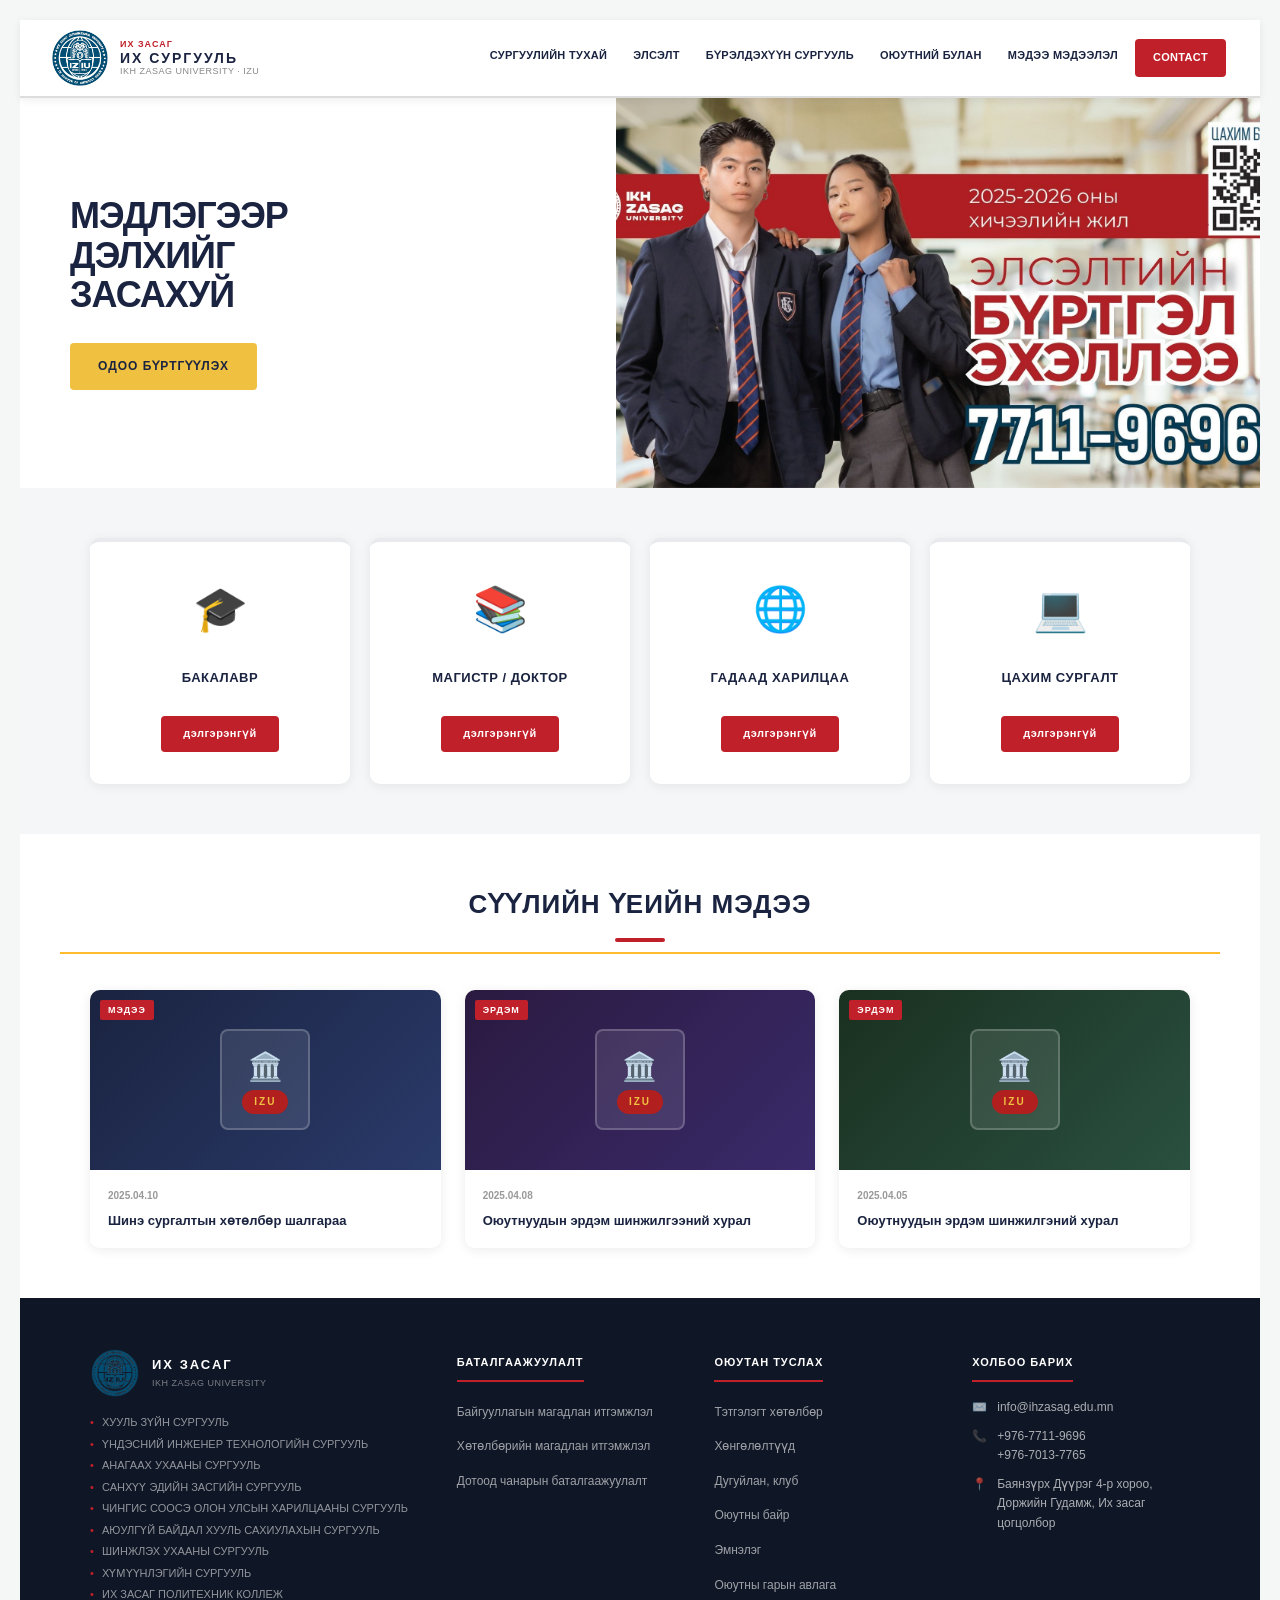
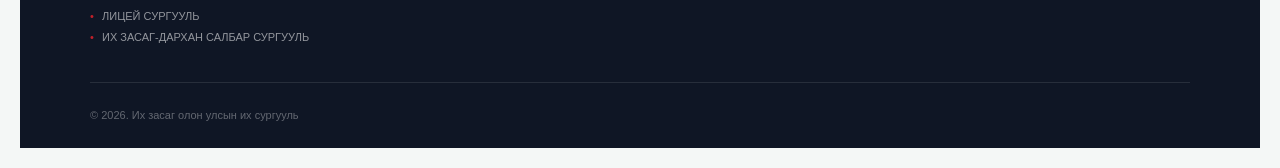
<file: index.html>
<!DOCTYPE html>
<html lang="mn">
<head>
<meta charset="UTF-8">
<meta name="viewport" content="width=device-width, initial-scale=1.0">
<title>ИХ ЗАСАГ ИХ СУРГУУЛЬ</title>
<link href="https://fonts.googleapis.com/css2?family=Montserrat:wght@400;600;700;800;900&display=swap" rel="stylesheet">
<link rel="stylesheet" href="style.css">
</head>
<body>

<!-- NAV -->
<nav>
  <a class="logo-area" href="index.html">
    <div class="logo-circle">
     <img src="IKH ZASAG.png" alt="ИХ ЗАСАГ ИХ СУРГУУЛЬ">
    </div>
    <div class="logo-text-block">
      <div class="l1">ИХ ЗАСАГ</div>
      <div class="l2">ИХ СУРГУУЛЬ</div>
      <div class="l3">IKH ZASAG UNIVERSITY · IZU</div>
    </div>
  </a>
  <ul class="nav-links">
    <li><a href="surguuliin tuhai.html">Сургуулийн тухай</a></li>
    <li><a href="elselt.html">Элсэлт</a></li>
    <li><a href="bureldehuun surguul.html">Бүрэлдэхүүн сургууль</a></li>
    <li><a href="oyutniin bulan.html">Оюутний булан</a></li>
    <li><a href="medee medeelel.html">Мэдээ мэдээлэл</a></li>
    <li><a href="contact.html" class="nav-contact">Contact</a></li>
  </ul>
</nav>

<!-- HERO -->
<div class="hero">
  <div class="hero-left">
    <h1 class="hero-title">
      <span>МЭДЛЭГЭЭР</span>
      <span>ДЭЛХИЙГ</span>
      <span>ЗАСАХУЙ</span>
    </h1>
    <a href="odoo burtguuleh.html" class="btn-enroll">ОДОО БҮРТГҮҮЛЭХ</a>
  </div>
  <div class="hero-right">
    <img src="[data-uri]" alt="Элсэлтийн бүртгэл 2025-2026"/>
  </div>
</div>

<!-- PROGRAMS -->
<section class="programs">
  <div class="prog-grid">
    <div class="prog-card">
      <span class="prog-icon">🎓</span>
      <div class="prog-name">Бакалавр</div>
      <a href="#" class="btn-more">дэлгэрэнгүй</a>
    </div>
    <div class="prog-card">
      <span class="prog-icon">📚</span>
      <div class="prog-name">Магистр / Доктор</div>
      <a href="#" class="btn-more">дэлгэрэнгүй</a>
    </div>
    <div class="prog-card">
      <span class="prog-icon">🌐</span>
      <div class="prog-name">Гадаад харилцаа</div>
      <a href="#" class="btn-more">дэлгэрэнгүй</a>
    </div>
    <div class="prog-card">
      <span class="prog-icon">💻</span>
      <div class="prog-name">Цахим сургалт</div>
      <a href="#" class="btn-more">дэлгэрэнгүй</a>
    </div>
  </div>
</section>

<!-- NEWS -->
<section class="news-section">
  <h2 class="sec-title">Сүүлийн үеийн мэдээ</h2>
  <div class="news-grid">
    <div class="news-card">
      <div class="news-img">
        <div class="news-img-inner">
          <div class="uni">🏛️</div>
          <div class="tag">IZU</div>
        </div>
        <span class="news-label">МЭДЭЭ</span>
      </div>
      <div class="news-body">
        <div class="news-date">2025.04.10</div>
        <div class="news-title">Шинэ сургалтын хөтөлбөр шалгараа</div>
      </div>
    </div>
    <div class="news-card">
      <div class="news-img" style="background:linear-gradient(135deg,#2a1a40,#3a2a6a)">
        <div class="news-img-inner">
          <div class="uni">🏛️</div>
          <div class="tag">IZU</div>
        </div>
        <span class="news-label">ЭРДЭМ</span>
      </div>
      <div class="news-body">
        <div class="news-date">2025.04.08</div>
        <div class="news-title">Оюутнуудын эрдэм шинжилгээний хурал</div>
      </div>
    </div>
    <div class="news-card">
      <div class="news-img" style="background:linear-gradient(135deg,#1a3020,#2a5040)">
        <div class="news-img-inner">
          <div class="uni">🏛️</div>
          <div class="tag">IZU</div>
        </div>
        <span class="news-label">ЭРДЭМ</span>
      </div>
      <div class="news-body">
        <div class="news-date">2025.04.05</div>
        <div class="news-title">Оюутнуудын эрдэм шинжилгэний хурал</div>
      </div>
    </div>
  </div>
</section>

<!-- FOOTER -->
<footer>
  <div class="footer-inner">
    <div class="footer-grid">
      <div>
        <div class="footer-logo">
          <div class="footer-logo-circle">
            <img src="IKH ZASAG.png" alt="">
          </div>
          <div class="footer-logo-text">
            <div class="m">ИХ ЗАСАГ</div>
            <div class="s">IKH ZASAG UNIVERSITY</div>
          </div>
        </div>
        <ul class="footer-dept">
          <li>ХУУЛЬ ЗҮЙН СУРГУУЛЬ</li>
          <li>ҮНДЭСНИЙ ИНЖЕНЕР ТЕХНОЛОГИЙН СУРГУУЛЬ</li>
          <li>АНАГААХ УХААНЫ СУРГУУЛЬ</li>
          <li>САНХҮҮ ЭДИЙН ЗАСГИЙН СУРГУУЛЬ</li>
          <li>ЧИНГИС СООСЭ ОЛОН УЛСЫН ХАРИЛЦААНЫ СУРГУУЛЬ</li>
          <li>АЮУЛГҮЙ БАЙДАЛ ХУУЛЬ САХИУЛАХЫН СУРГУУЛЬ</li>
          <li>ШИНЖЛЭХ УХААНЫ СУРГУУЛЬ</li>
          <li>ХҮМҮҮНЛЭГИЙН СУРГУУЛЬ</li>
          <li>ИХ ЗАСАГ ПОЛИТЕХНИК КОЛЛЕЖ</li>
          <li>ЛИЦЕЙ СУРГУУЛЬ</li>
          <li>ИХ ЗАСАГ-ДАРХАН САЛБАР СУРГУУЛЬ</li>
        </ul>
      </div>
      <div>
        <div class="fcol-title">Баталгаажуулалт</div>
        <ul class="flinks">
          <li><a href="#">Байгууллагын магадлан итгэмжлэл</a></li>
          <li><a href="#">Хөтөлбөрийн магадлан итгэмжлэл</a></li>
          <li><a href="#">Дотоод чанарын баталгаажуулалт</a></li>
        </ul>
      </div>
      <div>
        <div class="fcol-title">Оюутан туслах</div>
        <ul class="flinks">
          <li><a href="#">Тэтгэлэгт хөтөлбөр</a></li>
          <li><a href="#">Хөнгөлөлтүүд</a></li>
          <li><a href="#">Дугуйлан, клуб</a></li>
          <li><a href="#">Оюутны байр</a></li>
          <li><a href="#">Эмнэлэг</a></li>
          <li><a href="#">Оюутны гарын авлага</a></li>
        </ul>
      </div>
      <div>
        <div class="fcol-title">Холбоо барих</div>
        <div class="fcontact"><span class="ico">✉️</span><span>info@ihzasag.edu.mn</span></div>
        <div class="fcontact"><span class="ico">📞</span><span>+976-7711-9696<br>+976-7013-7765</span></div>
        <div class="fcontact"><span class="ico">📍</span><span>Баянзүрх Дүүрэг 4-р хороо,<br>Доржийн Гудамж, Их засаг цогцолбор</span></div>
      </div>
    </div>
    <div class="footer-bottom">
      <span>©  2026. Их засаг олон улсын их сургууль</span>
    </div>
  </div>
</footer>

</body>
</html>
</file>
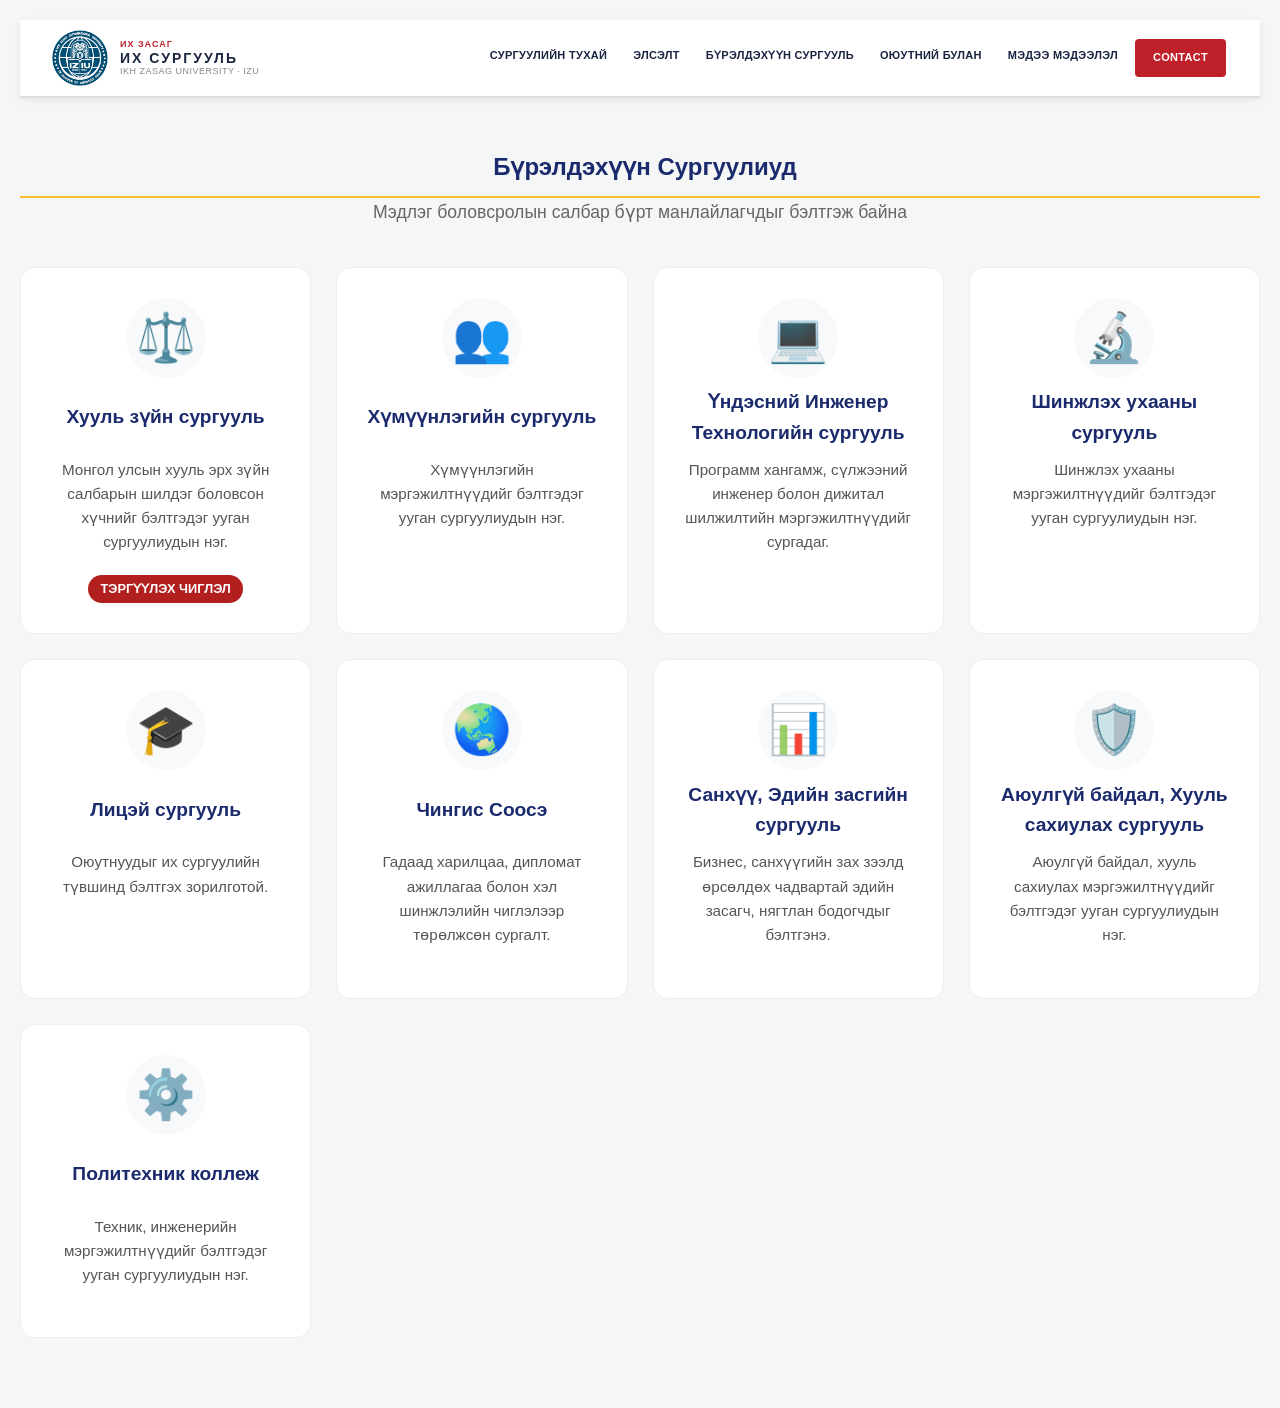
<file: bureldehuun surguul.html>
<!DOCTYPE html>
<html lang="en">
<head>
    <meta charset="UTF-8">
    <meta name="viewport" content="width=device-width, initial-scale=1.0">
    <title>Document</title>
    <link rel="stylesheet" href="style.css">
</head>
<body>
    <nav>
  <a class="logo-area" href="index.html">
    <div class="logo-circle">
     <img src="IKH ZASAG.png" alt="ИХ ЗАСАГ УНИВЕРСИТЕТ">
    </div>
    <div class="logo-text-block">
      <div class="l1">ИХ ЗАСАГ</div>
      <div class="l2">ИХ СУРГУУЛЬ</div>
      <div class="l3">IKH ZASAG UNIVERSITY · IZU</div>
    </div>
  </a>
  <ul class="nav-links">
    <li><a href="surguuliin tuhai.html">Сургуулийн тухай</a></li>
    <li><a href="elselt.html">Элсэлт</a></li>
    <li><a href="bureldehuun surguul.html">Бүрэлдэхүүн сургууль</a></li>
    <li><a href="oyutniin bulan.html">Оюутний булан</a></li>
    <li><a href="medee medeelel.html">Мэдээ мэдээлэл</a></li>
    <li><a href="contact.html" class="nav-contact">Contact</a></li>
  </ul>
</nav>
<section class="departments-section">
    <div class="section-title">
        <h2><span class="icon"></span> Бүрэлдэхүүн Сургуулиуд</h2>
        <p>Мэдлэг боловсролын салбар бүрт манлайлагчдыг бэлтгэж байна</p>
    </div>

    <div class="dept-grid">
        <div class="dept-card">
            <div class="dept-icon">⚖️</div>
            <h3>Хууль зүйн сургууль</h3>
            <p>Монгол улсын хууль эрх зүйн салбарын шилдэг боловсон хүчнийг бэлтгэдэг ууган сургуулиудын нэг.</p>
            <span class="tag">Тэргүүлэх чиглэл</span>
        </div>
        <div class="dept-card">
            <div class="dept-icon">👥</div>
            <h3>Хүмүүнлэгийн сургууль</h3>
            <p>Хүмүүнлэгийн мэргэжилтнүүдийг бэлтгэдэг ууган сургуулиудын нэг.</p>
        </div>
        <div class="dept-card">
            <div class="dept-icon">💻</div>
            <h3>Үндэсний Инженер Технологийн сургууль</h3>
            <p>Программ хангамж, сүлжээний инженер болон дижитал шилжилтийн мэргэжилтнүүдийг сургадаг.</p>
        </div>
        <div class="dept-card">
            <div class="dept-icon">🔬</div>
            <h3>Шинжлэх ухааны сургууль</h3>
            <p>Шинжлэх ухааны мэргэжилтнүүдийг бэлтгэдэг ууган сургуулиудын нэг.</p>
        </div>
        
         <div class="dept-card">
            <div class="dept-icon">🎓</div>
            <h3>Лицэй сургууль</h3>
            <p>Оюутнуудыг их сургуулийн түвшинд бэлтгэх зорилготой.</p>
        </div>
       
        <div class="dept-card">
            <div class="dept-icon">🌏</div>
            <h3>Чингис Соосэ</h3>
            <p>Гадаад харилцаа, дипломат ажиллагаа болон хэл шинжлэлийн чиглэлээр төрөлжсөн сургалт.</p>
        </div>
        <div class="dept-card">
            <div class="dept-icon">📊</div>
            <h3>Санхүү, Эдийн засгийн сургууль</h3>
            <p>Бизнес, санхүүгийн зах зээлд өрсөлдөх чадвартай эдийн засагч, нягтлан бодогчдыг бэлтгэнэ.</p>
        </div>
        <div class="dept-card">
            <div class="dept-icon">🛡️</div>
            <h3>Аюулгүй байдал, Хууль сахиулах сургууль</h3>
            <p>Аюулгүй байдал, хууль сахиулах мэргэжилтнүүдийг бэлтгэдэг ууган сургуулиудын нэг.</p>
        </div>
        
         <div class="dept-card">
            <div class="dept-icon">⚙️</div>
            <h3>Политехник коллеж</h3>
            <p>Техник, инженерийн мэргэжилтнүүдийг бэлтгэдэг ууган сургуулиудын нэг.</p>
        </div>
       
    </div>
</section>
</body>
</html>
</file>
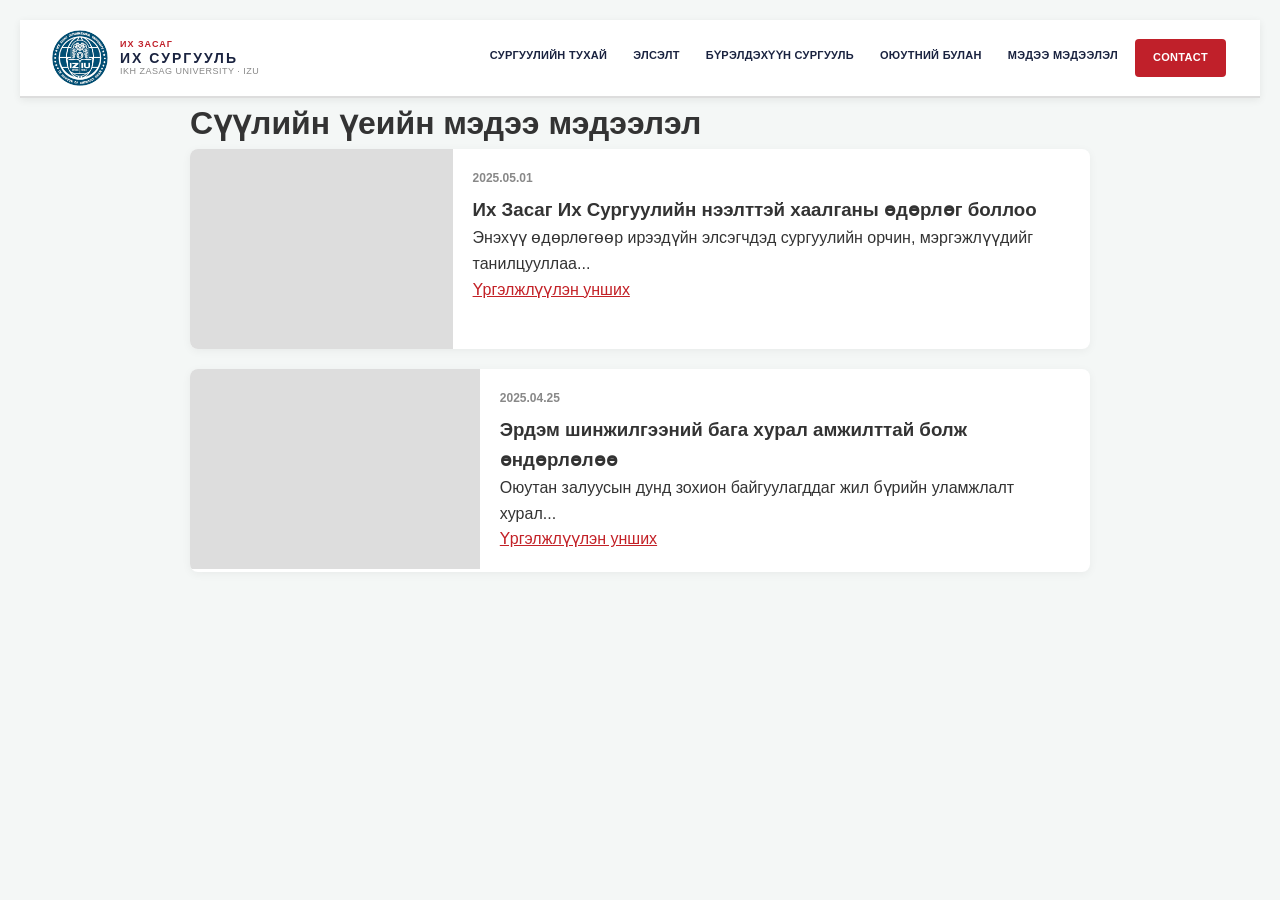
<file: medee medeelel.html>
<!DOCTYPE html>
<html lang="en">
<head>
    <meta charset="UTF-8">
    <meta name="viewport" content="width=device-width, initial-scale=1.0">
    <title>Document</title>
    <link rel="stylesheet" href="style.css">
    <style>
        .news-item {
            display: flex;
            background: #fff;
            margin-bottom: 20px;
            box-shadow: 0 2px 10px rgba(0,0,0,0.05);
            border-radius: 8px;
            overflow: hidden;
        }
        .news-img {
            width: 300px;
            background: #ddd;
            height: 200px;
        }
        .news-content {
            padding: 20px;
        }
        .news-date {
            color: #888;
            font-size: 12px;
        }
    </style>
</head>
<body>
    <nav>
  <a class="logo-area" href="index.html">
    <div class="logo-circle">
     <img src="IKH ZASAG.png" alt="ИХ ЗАСАГ УНИВЕРСИТЕТ">
    </div>
    <div class="logo-text-block">
      <div class="l1">ИХ ЗАСАГ</div>
      <div class="l2">ИХ СУРГУУЛЬ</div>
      <div class="l3">IKH ZASAG UNIVERSITY · IZU</div>
    </div>
  </a>
  <ul class="nav-links">
    <li><a href="surguuliin tuhai.html">Сургуулийн тухай</a></li>
    <li><a href="elselt.html">Элсэлт</a></li>
    <li><a href="bureldehuun surguul.html">Бүрэлдэхүүн сургууль</a></li>
    <li><a href="oyutniin bulan.html">Оюутний булан</a></li>
    <li><a href="medee medeelel.html">Мэдээ мэдээлэл</a></li>
    <li><a href="contact.html" class="nav-contact">Contact</a></li>
  </ul>
</nav>
<div class="container">
        <h1>Сүүлийн үеийн мэдээ мэдээлэл</h1>
        
        <div class="news-list">
            <div class="news-item">
                <div class="news-img"></div>
                <div class="news-content">
                    <div class="news-date">2025.05.01</div>
                    <h3>Их Засаг Их Сургуулийн нээлттэй хаалганы өдөрлөг боллоо</h3>
                    <p>Энэхүү өдөрлөгөөр ирээдүйн элсэгчдэд сургуулийн орчин, мэргэжлүүдийг танилцууллаа...</p>
                    <a href="#" style="color: #c32127;">Үргэлжлүүлэн унших</a>
                </div>
            </div>

            <div class="news-item">
                <div class="news-img"></div>
                <div class="news-content">
                    <div class="news-date">2025.04.25</div>
                    <h3>Эрдэм шинжилгээний бага хурал амжилттай болж өндөрлөлөө</h3>
                    <p>Оюутан залуусын дунд зохион байгуулагддаг жил бүрийн уламжлалт хурал...</p>
                    <a href="#" style="color: #c32127;">Үргэлжлүүлэн унших</a>
                </div>
            </div>
        </div>
    </div>
</body>
</html>
</file>
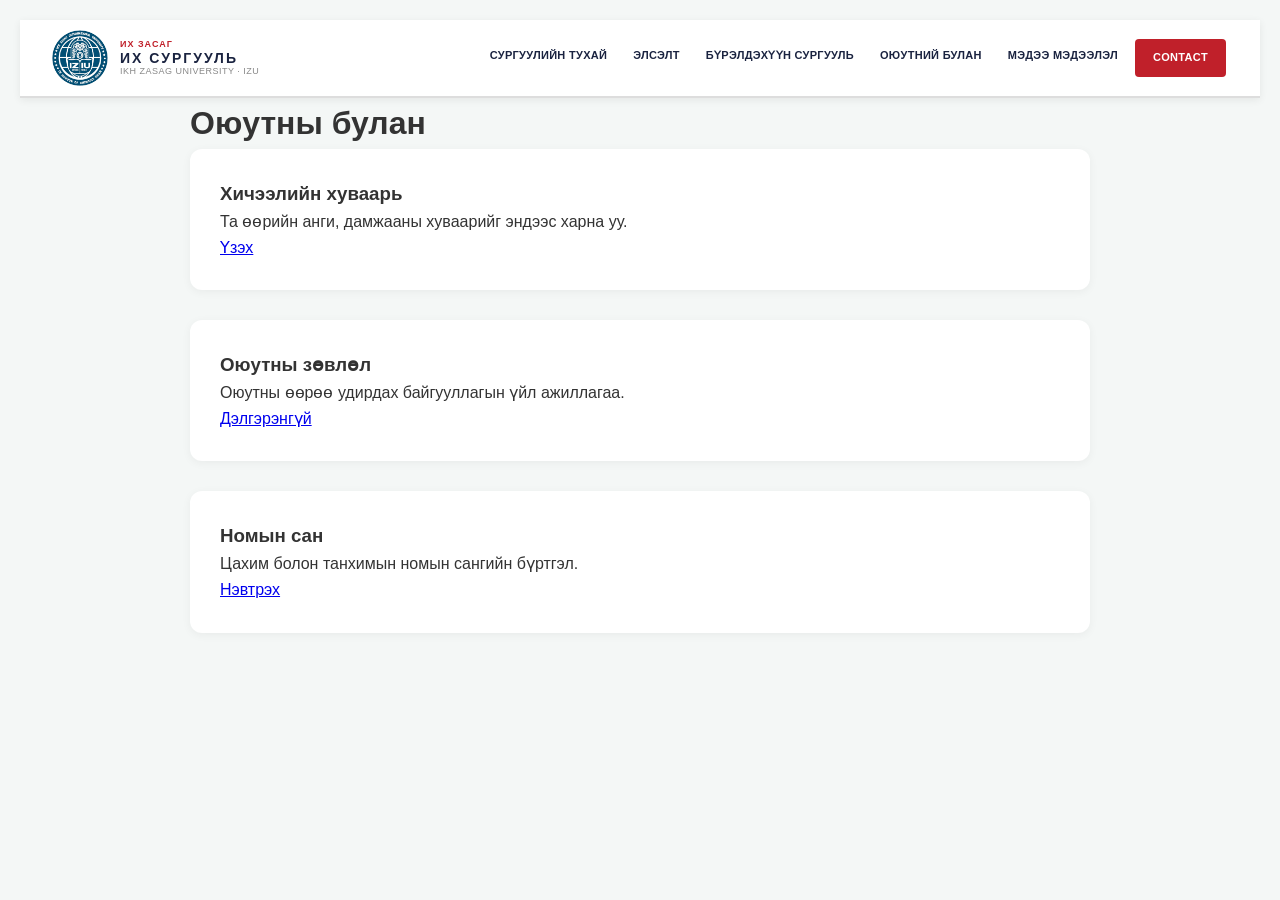
<file: oyutniin bulan.html>
<!DOCTYPE html>
<html lang="en">
<head>
    <meta charset="UTF-8">
    <meta name="viewport" content="width=device-width, initial-scale=1.0">
    <title>Document</title>
    <link rel="stylesheet" href="style.css">
</head>
<body>
  
  <nav>
  <a class="logo-area" href="index.html">
    <div class="logo-circle">
     <img src="IKH ZASAG.png" alt="ИХ ЗАСАГ УНИВЕРСИТЕТ">
    </div>
    <div class="logo-text-block">
      <div class="l1">ИХ ЗАСАГ</div>
      <div class="l2">ИХ СУРГУУЛЬ</div>
      <div class="l3">IKH ZASAG UNIVERSITY · IZU</div>
    </div>
  </a>
  <ul class="nav-links">
    <li><a href="surguuliin tuhai.html">Сургуулийн тухай</a></li>
    <li><a href="elselt.html">Элсэлт</a></li>
    <li><a href="bureldehuun surguul.html">Бүрэлдэхүүн сургууль</a></li>
    <li><a href="oyutniin bulan.html">Оюутний булан</a></li>
    <li><a href="medee medeelel.html">Мэдээ мэдээлэл</a></li>
    <li><a href="contact.html" class="nav-contact">Contact</a></li>
  </ul>
</nav>
<div class="container">
        <h1>Оюутны булан</h1>
        <div class="grid">
            <div class="card">
                <h3>Хичээлийн хуваарь</h3>
                <p>Та өөрийн анги, дамжааны хуваарийг эндээс харна уу.</p>
                <a href="#" class="more-btn">Үзэх</a>
            </div>
            <div class="card">
                <h3>Оюутны зөвлөл</h3>
                <p>Оюутны өөрөө удирдах байгууллагын үйл ажиллагаа.</p>
                <a href="#" class="more-btn">Дэлгэрэнгүй</a>
            </div>
            <div class="card">
                <h3>Номын сан</h3>
                <p>Цахим болон танхимын номын сангийн бүртгэл.</p>
                <a href="#" class="more-btn">Нэвтрэх</a>
            </div>
        </div>
    </div>
</body>
</html>
</file>
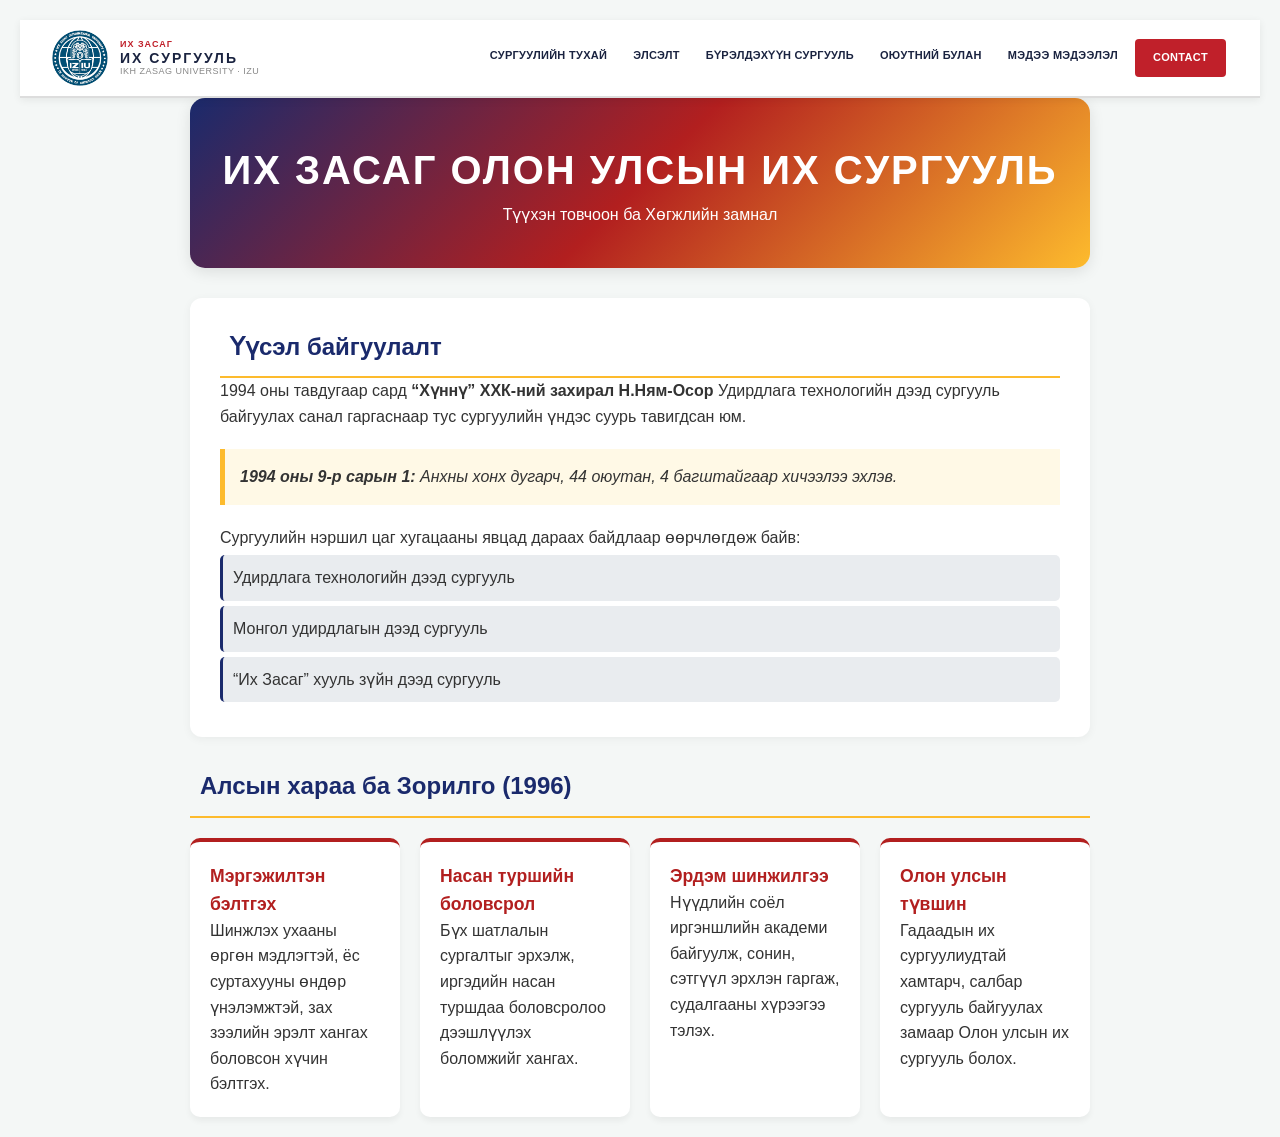
<file: surguuliin tuhai.html>
<!DOCTYPE html>
<html lang="en">
<head>
    <meta charset="UTF-8">
    <meta name="viewport" content="width=device-width, initial-scale=1.0">
    <title>Document</title>
    <link rel="stylesheet" href="style.css">
    
</head>
<body>
    <nav>
  <a class="logo-area" href="index.html">
    <div class="logo-circle">
     <img src="IKH ZASAG.png" alt="ИХ ЗАСАГ УНИВЕРСИТЕТ">
    </div>
    <div class="logo-text-block">
      <div class="l1">ИХ ЗАСАГ</div>
      <div class="l2">ИХ СУРГУУЛЬ</div>
      <div class="l3">IKH ZASAG UNIVERSITY · IZU</div>
    </div>
  </a>
  <ul class="nav-links">
    <li><a href="surguuliin tuhai.html">Сургуулийн тухай</a></li>
    <li><a href="elselt.html">Элсэлт</a></li>
    <li><a href="bureldehuun surguul.html">Бүрэлдэхүүн сургууль</a></li>
    <li><a href="oyutniin bulan.html">Оюутний булан</a></li>
    <li><a href="medee medeelel.html">Мэдээ мэдээлэл</a></li>
    <li><a href="contact.html" class="nav-contact">Contact</a></li>
  </ul>
</nav>
<div class="container">
        <header class="main-header">
            <h1>Их Засаг Олон Улсын Их Сургууль</h1>
            <p class="subtitle">Түүхэн товчоон ба Хөгжлийн замнал</p>
        </header>

        <section class="history-section">
            <div class="card">
                <h2><span class="icon"></span> Үүсэл байгуулалт</h2>
                <p>1994 оны тавдугаар сард <strong>“Хүннү” ХХК-ний захирал Н.Ням-Осор</strong> Удирдлага технологийн дээд сургууль байгуулах санал гаргаснаар тус сургуулийн үндэс суурь тавигдсан юм.</p>
                
                <div class="highlight-box">
                    <p><strong>1994 оны 9-р сарын 1:</strong> Анхны хонх дугарч, 44 оюутан, 4 багштайгаар хичээлээ эхлэв.</p>
                </div>

                <p>Сургуулийн нэршил цаг хугацааны явцад дараах байдлаар өөрчлөгдөж байв:</p>
                <ul class="name-list">
                    <li>Удирдлага технологийн дээд сургууль</li>
                    <li>Монгол удирдлагын дээд сургууль</li>
                    <li>“Их Засаг” хууль зүйн дээд сургууль</li>
                </ul>
            </div>
        </section>

        <section class="goals-section">
            <h2><span class="icon"></span> Алсын хараа ба Зорилго (1996)</h2>
            <div class="grid-goals">
                <div class="goal-item">
                    <h3>Мэргэжилтэн бэлтгэх</h3>
                    <p>Шинжлэх ухааны өргөн мэдлэгтэй, ёс суртахууны өндөр үнэлэмжтэй, зах зээлийн эрэлт хангах боловсон хүчин бэлтгэх.</p>
                </div>
                <div class="goal-item">
                    <h3>Насан туршийн боловсрол</h3>
                    <p>Бүх шатлалын сургалтыг эрхэлж, иргэдийн насан туршдаа боловсролоо дээшлүүлэх боломжийг хангах.</p>
                </div>
                <div class="goal-item">
                    <h3>Эрдэм шинжилгээ</h3>
                    <p>Нүүдлийн соёл иргэншлийн академи байгуулж, сонин, сэтгүүл эрхлэн гаргаж, судалгааны хүрээгээ тэлэх.</p>
                </div>
                <div class="goal-item">
                    <h3>Олон улсын түвшин</h3>
                    <p>Гадаадын их сургуулиудтай хамтарч, салбар сургууль байгуулах замаар Олон улсын их сургууль болох.</p>
                </div>
            </div>
        </section>
    </div>
</body>
</html>
</file>
<file: style.css>
* { margin:0; padding:0; box-sizing:border-box; }
body { font-family:'Montserrat',sans-serif; color:#111; background:#fff; overflow-x:hidden; }

/* NAV */
nav {
  display:flex; align-items:center; justify-content:space-between;
  padding:0 30px; background:#fff; border-bottom:2px solid #ddd;
  box-shadow:0 2px 8px rgba(0,0,0,.07); position:sticky; top:0; z-index:100;
}
.logo-area { display:flex; align-items:center; gap:10px; padding:8px 0; text-decoration:none; }
.logo-circle {
  width:60px; height:60px; 
}
.logo-circle img { width:60px; height:px; }
.logo-text-block { line-height:1.2; }
.logo-text-block .l1 { font-size:9px; color:#c0202a; font-weight:700; letter-spacing:1px; }
.logo-text-block .l2 { font-size:14px; font-weight:900; color:#1a2340; letter-spacing:2px; }
.logo-text-block .l3 { font-size:9px; color:#888; letter-spacing:.5px; }
.nav-links { display:flex; list-style:none; gap:0; }
.nav-links a {
  display:block; padding:18px 13px; text-decoration:none;
  color:#1a2340; font-size:11px; font-weight:700; letter-spacing:.3px;
  text-transform:uppercase; border-bottom:3px solid transparent;
  transition:color .2s, border-color .2s;
}
.nav-links a:hover { color:#c0202a; border-bottom-color:#c0202a; }
.nav-contact { background:#c0202a !important; color:#fff !important; padding:10px 18px !important; border-radius:4px; margin:10px 4px; border:none !important; }
.nav-contact:hover { background:#9a1520 !important; }

/* HERO */
.hero { display:flex; height:390px; overflow:hidden; }
.hero-left {
  flex:1; background:#fff;
  display:flex; flex-direction:column; justify-content:center;
  padding:50px 50px 50px 50px;
}
.hero-title {
  font-size:36px; font-weight:900; color:#1a2340;
  line-height:1.1; letter-spacing:-1px; margin-bottom:28px;
}
.hero-title span { display:block; }
.btn-enroll {
  display:inline-block; background:#f0c040; color:#1a2340;
  font-size:12px; font-weight:800; padding:14px 28px; border-radius:4px;
  text-decoration:none; letter-spacing:1px; text-transform:uppercase;
  transition:background .2s; width:fit-content;
}
.btn-enroll:hover { background:#ffd840; }

.hero-right {
  flex:1.3; position:relative; overflow:hidden;
}
.hero-right img {
  width:100%; height:100%; object-fit:cover; object-position:center top;
  display:block;
}

/* PROGRAMS */
.programs { background:#f5f6f8; padding:50px 40px; }
.prog-grid { display:grid; grid-template-columns:repeat(4,1fr); gap:20px; max-width:1100px; margin:0 auto; }
.prog-card {
  background:#fff; border-radius:10px; padding:32px 20px; text-align:center;
  box-shadow:0 2px 12px rgba(0,0,0,.07);
  transition:transform .25s, box-shadow .25s; border-top:4px solid #e8eaed;
}
.prog-card:hover { transform:translateY(-5px); box-shadow:0 10px 30px rgba(0,0,0,.13); border-top-color:#c0202a; }
.prog-icon { font-size:44px; margin-bottom:16px; display:block; }
.prog-name {
  font-size:13px; font-weight:800; color:#1a2340;
  letter-spacing:.5px; text-transform:uppercase;
  margin-bottom:20px; min-height:36px;
  display:flex; align-items:center; justify-content:center;
}
.btn-more {
  display:inline-block; background:#c0202a; color:#fff;
  font-size:11px; font-weight:700; padding:9px 22px; border-radius:4px;
  text-decoration:none; letter-spacing:.5px; text-transform:lowercase;
  transition:background .2s;
}
.btn-more:hover { background:#9a1520; }

/* NEWS */
.news-section { padding:50px 40px; background:#fff; }
.sec-title {
  text-align:center; font-size:26px; font-weight:900;
  color:#1a2340; letter-spacing:1px; margin-bottom:36px;
  text-transform:uppercase;
}
.sec-title::after {
  content:''; display:block; width:50px; height:4px;
  background:#c0202a; margin:12px auto 0; border-radius:2px;
}
.news-grid { display:grid; grid-template-columns:repeat(3,1fr); gap:24px; max-width:1100px; margin:0 auto; }
.news-card {
  border-radius:10px; overflow:hidden;
  box-shadow:0 2px 12px rgba(0,0,0,.08);
  transition:transform .25s, box-shadow .25s; cursor:pointer;
}
.news-card:hover { transform:translateY(-4px); box-shadow:0 10px 28px rgba(0,0,0,.14); }
.news-img {
  height:180px; background:linear-gradient(135deg,#1a2340,#2a3a6a);
  display:flex; align-items:center; justify-content:center; position:relative;
}
.news-img-inner {
  background:rgba(255,255,255,.1); border:2px solid rgba(255,255,255,.2);
  border-radius:8px; padding:14px 20px; text-align:center;
}
.news-img-inner .uni { font-size:28px; }
.news-img-inner .tag { color:#f0c040; font-size:10px; font-weight:700; letter-spacing:2px; }
.news-label {
  position:absolute; top:10px; left:10px;
  background:#c0202a; color:#fff; font-size:9px;
  font-weight:700; padding:3px 8px; border-radius:2px; letter-spacing:1px;
}
.news-body { padding:18px; background:#fff; }
.news-date { font-size:10px; color:#999; margin-bottom:7px; font-weight:600; }
.news-title { font-size:13px; font-weight:700; color:#1a2340; line-height:1.5; }

/* FOOTER */
footer { background:#0f1625; color:rgba(255,255,255,.7); padding:50px 40px 24px; }
.footer-inner { max-width:1100px; margin:0 auto; }
.footer-grid {
  display:grid; grid-template-columns:1.5fr 1fr 1fr 1fr;
  gap:40px; border-bottom:1px solid rgba(255,255,255,.1);
  padding-bottom:36px; margin-bottom:24px;
}
.footer-logo { display:flex; align-items:center; gap:12px; margin-bottom:16px; }
.footer-logo-circle {
  width:50px; height:50px; border-radius:50%;
  display:flex; align-items:center; justify-content:center; flex-shrink:0;
  overflow:hidden;
}
.footer-logo-circle img { width:50px; height:50px; object-fit:cover; }
.footer-logo-text .m { font-size:13px; font-weight:900; color:#fff; letter-spacing:2px; }
.footer-logo-text .s { font-size:9px; color:rgba(255,255,255,.45); letter-spacing:.5px; }
.footer-dept { list-style:none; display:flex; flex-direction:column; gap:5px; }
.footer-dept li { font-size:11px; color:rgba(255,255,255,.55); padding-left:12px; position:relative; line-height:1.5; }
.footer-dept li::before { content:'•'; position:absolute; left:0; color:#c0202a; }
.fcol-title {
  font-size:11px; font-weight:800; color:#fff; letter-spacing:1px;
  text-transform:uppercase; margin-bottom:16px; padding-bottom:8px;
  border-bottom:2px solid #c0202a; display:inline-block;
}
.flinks { list-style:none; display:flex; flex-direction:column; gap:9px; }
.flinks a { color:rgba(255,255,255,.6); text-decoration:none; font-size:12px; transition:color .2s; }
.flinks a:hover { color:#f0c040; }
.fcontact { display:flex; gap:10px; margin-bottom:10px; font-size:12px; color:rgba(255,255,255,.65); }
.fcontact .ico { flex-shrink:0; }
.footer-bottom {
  display:flex; justify-content:space-between; align-items:center;
  font-size:11px; color:rgba(255,255,255,.35);
}
.footer-bottom a { color:rgba(255,255,255,.4); text-decoration:none; margin-left:16px; }

@media(max-width:900px) {
  .hero { flex-direction:column; height:auto; }
  .hero-left { padding:40px 30px; }
  .hero-right { height:260px; }
  .prog-grid { grid-template-columns:repeat(2,1fr); }
  .news-grid { grid-template-columns:1fr 1fr; }
  .footer-grid { grid-template-columns:1fr 1fr; }
  .nav-links { display:none; }
}
.tuhai body {
            font-family: 'Arial', sans-serif;
            line-height: 1.6;
            color: #333;
            max-width: 800px;
            margin: 0 auto;
            padding: 20px;
            background-color: #f9f9f9;
        }
        .tuhai container {
            background-color: #fff;
            padding: 40px;
            border-radius: 8px;
            box-shadow: 0 4px 15px rgba(0,0,0,0.1);
        }
        .tuhai h1 {
            color: #1a237e;
            text-align: center;
            border-bottom: 2px solid #1a237e;
            padding-bottom: 10px;
        }
        .tuhai h2 {
            color: #c62828;
            margin-top: 30px;
            font-size: 1.4em;
        }
        .tuhai p {
            margin-bottom: 15px;
            text-align: justify;
        }
        .tuhai ul {
            list-style-type: none;
            padding: 0;
        }
        .tuhai li {
            background: #f1f1f1;
            margin-bottom: 10px;
            padding: 15px;
            border-left: 5px solid #1a237e;
            border-radius: 4px;
        }
        .highlight {
            font-weight: bold;
            color: #1a237e;
        }
        body {
    font-family: 'Segoe UI', Tahoma, Geneva, Verdana, sans-serif;
    line-height: 1.6;
    color: #333;
    background-color: #f4f7f6;
    margin: 0;
    padding: 20px;
}

.container {
    max-width: 900px;
    margin: 0 auto;
}

/* Толгой хэсэг */
.main-header {
    text-align: center;
    padding: 40px 0;
    background: linear-gradient(135deg, #1a2a6c, #b21f1f, #fdbb2d);
    color: white;
    border-radius: 15px;
    margin-bottom: 30px;
    box-shadow: 0 4px 15px rgba(0,0,0,0.1);
}

.main-header h1 {
    margin: 0;
    font-size: 2.5rem;
    text-transform: uppercase;
    letter-spacing: 2px;
}

/* Карт загвар */
.card {
    background: white;
    padding: 30px;
    border-radius: 12px;
    box-shadow: 0 2px 10px rgba(0,0,0,0.05);
    margin-bottom: 30px;
}

h2 {
    color: #1a2a6c;
    border-bottom: 2px solid #fdbb2d;
    padding-bottom: 10px;
}

/* Онцлох хэсэг */
.highlight-box {
    background-color: #fff9e6;
    border-left: 5px solid #fdbb2d;
    padding: 15px;
    margin: 20px 0;
    font-style: italic;
}

.name-list {
    list-style: none;
    padding: 0;
}

.name-list li {
    background: #e9ecef;
    margin: 5px 0;
    padding: 10px;
    border-radius: 5px;
    border-left: 3px solid #1a2a6c;
}

/* Зорилгын Grid бүтэц */
.grid-goals {
    display: grid;
    grid-template-columns: repeat(auto-fit, minmax(200px, 1fr));
    gap: 20px;
    margin-top: 20px;
}

.goal-item {
    background: #fff;
    padding: 20px;
    border-radius: 10px;
    border-top: 4px solid #b21f1f;
    box-shadow: 0 4px 6px rgba(0,0,0,0.05);
    transition: transform 0.3s ease;
}

.goal-item:hover {
    transform: translateY(-5px);
}

.goal-item h3 {
    font-size: 1.1rem;
    color: #b21f1f;
    margin-top: 0;
}

.icon {
    margin-right: 10px;
}

/* Гар утсанд зориулсан тохиргоо */
@media (max-width: 600px) {
    .main-header h1 {
        font-size: 1.8rem;
    }
}
/* Бүрэлдэхүүн сургуулиудын хэсэг */
.departments-section {
    margin-top: 50px;
    padding-bottom: 50px;
}

.section-title {
    text-align: center;
    margin-bottom: 40px;
}

.section-title p {
    color: #666;
    font-size: 1.1rem;
}

/* Grid тохиргоо */
.dept-grid {
    display: grid;
    grid-template-columns: repeat(auto-fill, minmax(280px, 1fr));
    gap: 25px;
}

/* Карт бүрийн загвар */
.dept-card {
    background: #ffffff;
    border: 1px solid #eee;
    border-radius: 15px;
    padding: 30px;
    text-align: center;
    transition: all 0.3s ease;
    position: relative;
    overflow: hidden;
    display: flex;
    flex-direction: column;
    align-items: center;
}

.dept-card:hover {
    transform: translateY(-10px);
    box-shadow: 0 15px 30px rgba(0,0,0,0.1);
    border-color: #1a2a6c;
}

/* Дүрс (Icon) */
.dept-icon {
    font-size: 3rem;
    margin-bottom: 15px;
    background: #f8f9fa;
    width: 80px;
    height: 80px;
    line-height: 80px;
    border-radius: 50%;
    transition: background 0.3s ease;
}

.dept-card:hover .dept-icon {
    background: #1a2a6c;
    color: white;
    filter: grayscale(0);
}

.dept-card h3 {
    font-size: 1.2rem;
    color: #1a2a6c;
    margin-bottom: 15px;
    height: 50px; /* Нэрийг жигд харагдуулахын тулд */
    display: flex;
    align-items: center;
}

.dept-card p {
    font-size: 0.95rem;
    color: #555;
    margin-bottom: 20px;
}

/* Шошго (Tag) */
.tag {
    background: #b21f1f;
    color: white;
    padding: 4px 12px;
    border-radius: 20px;
    font-size: 0.8rem;
    text-transform: uppercase;
    font-weight: bold;
}

/* Хөдөлгөөнт эффект - Гэрэлтэх */
.dept-card::before {
    content: '';
    position: absolute;
    top: 0;
    left: -100%;
    width: 100%;
    height: 100%;
    background: linear-gradient(120deg, transparent, rgba(255,255,255,0.3), transparent);
    transition: 0.5s;
}

.dept-card:hover::before {
    left: 100%;
}
</file>
